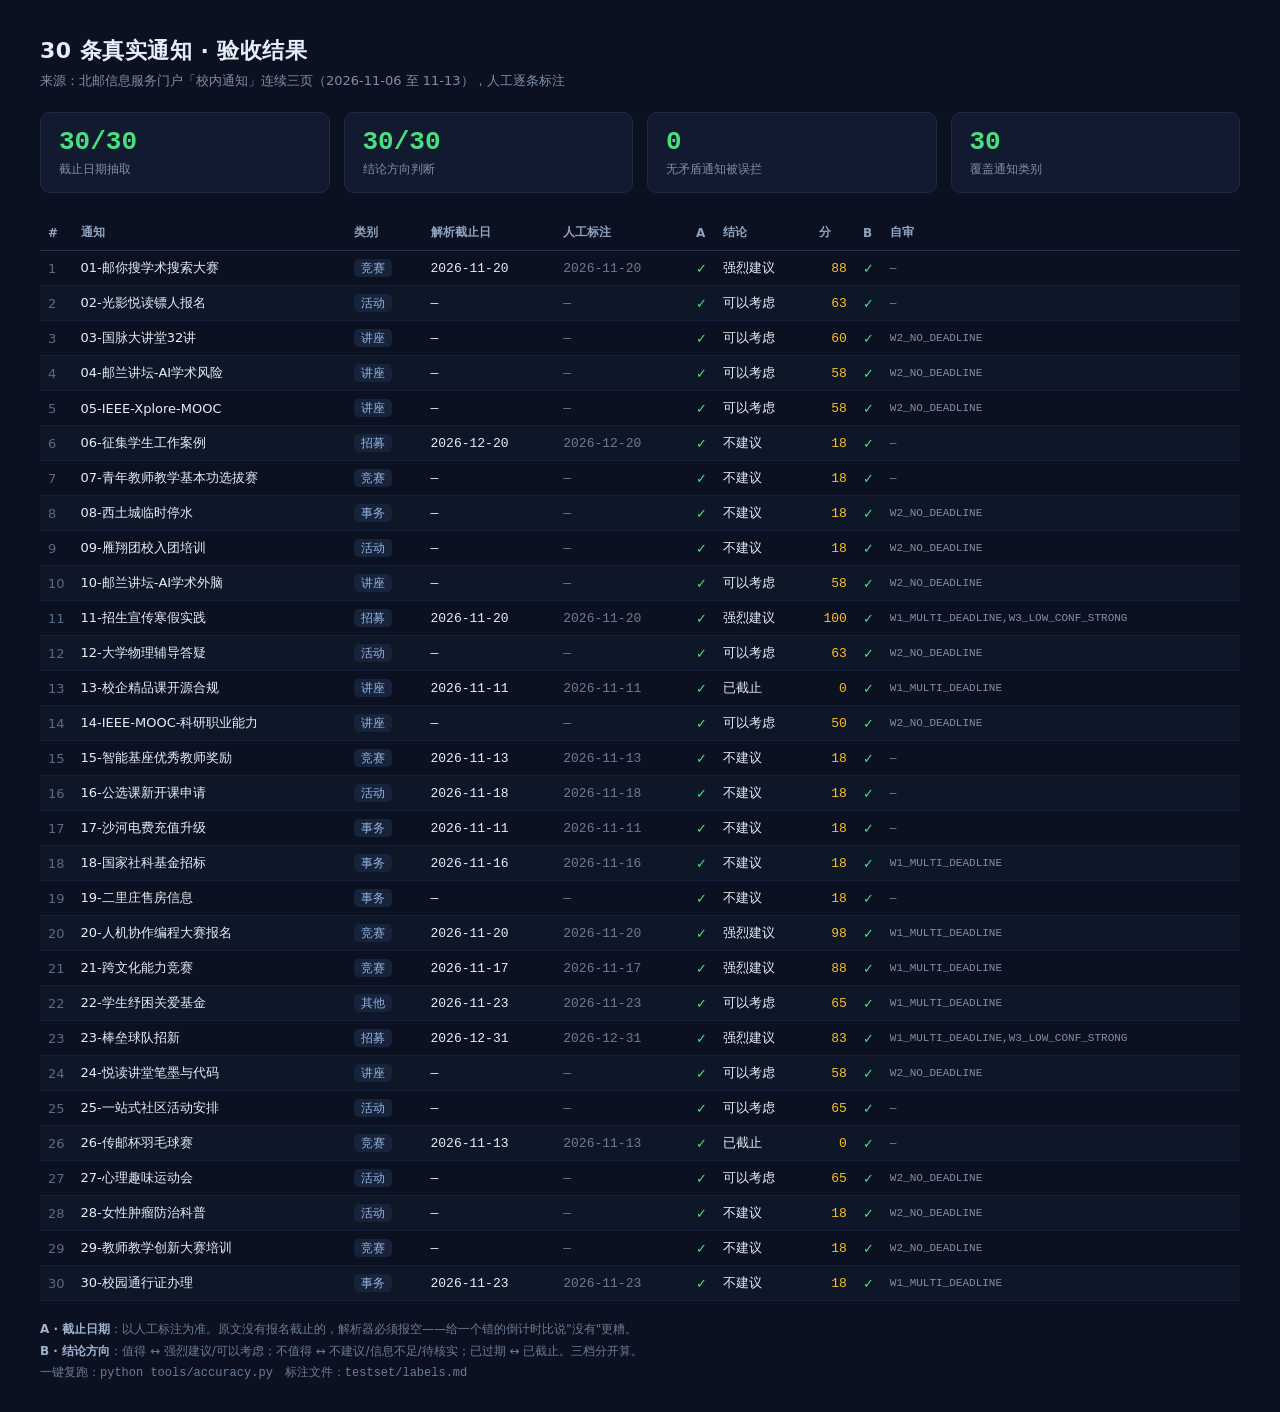
<file: docs/验收表.html>
<!DOCTYPE html>
<html lang="zh-CN"><head><meta charset="utf-8">
<title>通知雷达 · 30 条真实通知验收</title>
<style>
  * { box-sizing: border-box; }
  body { margin:0; padding:36px 40px 28px; background:#0b1120; color:#e6edf7;
         font-family:"Segoe UI","Microsoft YaHei",system-ui,sans-serif; }
  h1 { margin:0 0 6px; font-size:22px; letter-spacing:.5px; }
  .sub { color:#7f8ea6; font-size:13px; margin-bottom:22px; }
  .kpis { display:flex; gap:14px; margin-bottom:22px; }
  .kpi { flex:1; background:#111a2e; border:1px solid #1e2b45; border-radius:10px; padding:14px 18px; }
  .kpi .v { font-size:26px; font-weight:700; color:#4ade80; font-family:ui-monospace,Consolas,monospace; }
  .kpi .k { font-size:12px; color:#7f8ea6; margin-top:4px; }
  table { width:100%; border-collapse:collapse; font-size:13px; }
  thead th { text-align:left; padding:9px 8px; color:#8fa3c0; font-weight:600; font-size:12px;
             border-bottom:1px solid #24344f; white-space:nowrap; }
  tbody td { padding:8px; border-bottom:1px solid #16203a; vertical-align:middle; }
  tbody tr:nth-child(even) { background:#0e1728; }
  .n { color:#5a6b85; width:30px; }
  .name { max-width:300px; overflow:hidden; text-overflow:ellipsis; white-space:nowrap; }
  .mono { font-family:ui-monospace,Consolas,monospace; }
  .dim { color:#6b7c96; }
  .tag { background:#16233b; color:#93b4e0; border-radius:5px; padding:2px 7px; font-size:12px; }
  .mark { font-weight:700; text-align:center; width:26px; }
  .mark.ok { color:#4ade80; }
  .mark.bad { color:#f87171; }
  .worth { white-space:nowrap; }
  .score { text-align:right; color:#fbbf24; width:44px; }
  .critic { font-family:ui-monospace,Consolas,monospace; font-size:11px; color:#7f8ea6; }
  .foot { margin-top:18px; color:#6b7c96; font-size:12px; line-height:1.8; }
  .foot b { color:#9fb3d1; font-weight:600; }
</style></head>
<body>
  <h1>30 条真实通知 · 验收结果</h1>
  <div class="sub">来源：北邮信息服务门户「校内通知」连续三页（2026-11-06 至 11-13），人工逐条标注</div>

  <div class="kpis">
    <div class="kpi"><div class="v">30/30</div><div class="k">截止日期抽取</div></div>
    <div class="kpi"><div class="v">30/30</div><div class="k">结论方向判断</div></div>
    <div class="kpi"><div class="v">0</div><div class="k">无矛盾通知被误拦</div></div>
    <div class="kpi"><div class="v">30</div><div class="k">覆盖通知类别</div></div>
  </div>

  <table>
    <thead><tr>
      <th>#</th><th>通知</th><th>类别</th><th>解析截止日</th><th>人工标注</th>
      <th>A</th><th>结论</th><th>分</th><th>B</th><th>自审</th>
    </tr></thead>
    <tbody><tr>
      <td class="n">1</td>
      <td class="name">01-邮你搜学术搜索大赛</td>
      <td><span class="tag">竞赛</span></td>
      <td class="mono">2026-11-20</td>
      <td class="mono dim">2026-11-20</td>
      <td class="mark ok">✓</td>
      <td class="worth">强烈建议</td>
      <td class="mono score">88</td>
      <td class="mark ok">✓</td>
      <td class="critic">—</td>
    </tr>
<tr>
      <td class="n">2</td>
      <td class="name">02-光影悦读镖人报名</td>
      <td><span class="tag">活动</span></td>
      <td class="mono">—</td>
      <td class="mono dim">—</td>
      <td class="mark ok">✓</td>
      <td class="worth">可以考虑</td>
      <td class="mono score">63</td>
      <td class="mark ok">✓</td>
      <td class="critic">—</td>
    </tr>
<tr>
      <td class="n">3</td>
      <td class="name">03-国脉大讲堂32讲</td>
      <td><span class="tag">讲座</span></td>
      <td class="mono">—</td>
      <td class="mono dim">—</td>
      <td class="mark ok">✓</td>
      <td class="worth">可以考虑</td>
      <td class="mono score">60</td>
      <td class="mark ok">✓</td>
      <td class="critic">W2_NO_DEADLINE</td>
    </tr>
<tr>
      <td class="n">4</td>
      <td class="name">04-邮兰讲坛-AI学术风险</td>
      <td><span class="tag">讲座</span></td>
      <td class="mono">—</td>
      <td class="mono dim">—</td>
      <td class="mark ok">✓</td>
      <td class="worth">可以考虑</td>
      <td class="mono score">58</td>
      <td class="mark ok">✓</td>
      <td class="critic">W2_NO_DEADLINE</td>
    </tr>
<tr>
      <td class="n">5</td>
      <td class="name">05-IEEE-Xplore-MOOC</td>
      <td><span class="tag">讲座</span></td>
      <td class="mono">—</td>
      <td class="mono dim">—</td>
      <td class="mark ok">✓</td>
      <td class="worth">可以考虑</td>
      <td class="mono score">58</td>
      <td class="mark ok">✓</td>
      <td class="critic">W2_NO_DEADLINE</td>
    </tr>
<tr>
      <td class="n">6</td>
      <td class="name">06-征集学生工作案例</td>
      <td><span class="tag">招募</span></td>
      <td class="mono">2026-12-20</td>
      <td class="mono dim">2026-12-20</td>
      <td class="mark ok">✓</td>
      <td class="worth">不建议</td>
      <td class="mono score">18</td>
      <td class="mark ok">✓</td>
      <td class="critic">—</td>
    </tr>
<tr>
      <td class="n">7</td>
      <td class="name">07-青年教师教学基本功选拔赛</td>
      <td><span class="tag">竞赛</span></td>
      <td class="mono">—</td>
      <td class="mono dim">—</td>
      <td class="mark ok">✓</td>
      <td class="worth">不建议</td>
      <td class="mono score">18</td>
      <td class="mark ok">✓</td>
      <td class="critic">—</td>
    </tr>
<tr>
      <td class="n">8</td>
      <td class="name">08-西土城临时停水</td>
      <td><span class="tag">事务</span></td>
      <td class="mono">—</td>
      <td class="mono dim">—</td>
      <td class="mark ok">✓</td>
      <td class="worth">不建议</td>
      <td class="mono score">18</td>
      <td class="mark ok">✓</td>
      <td class="critic">W2_NO_DEADLINE</td>
    </tr>
<tr>
      <td class="n">9</td>
      <td class="name">09-雁翔团校入团培训</td>
      <td><span class="tag">活动</span></td>
      <td class="mono">—</td>
      <td class="mono dim">—</td>
      <td class="mark ok">✓</td>
      <td class="worth">不建议</td>
      <td class="mono score">18</td>
      <td class="mark ok">✓</td>
      <td class="critic">W2_NO_DEADLINE</td>
    </tr>
<tr>
      <td class="n">10</td>
      <td class="name">10-邮兰讲坛-AI学术外脑</td>
      <td><span class="tag">讲座</span></td>
      <td class="mono">—</td>
      <td class="mono dim">—</td>
      <td class="mark ok">✓</td>
      <td class="worth">可以考虑</td>
      <td class="mono score">58</td>
      <td class="mark ok">✓</td>
      <td class="critic">W2_NO_DEADLINE</td>
    </tr>
<tr>
      <td class="n">11</td>
      <td class="name">11-招生宣传寒假实践</td>
      <td><span class="tag">招募</span></td>
      <td class="mono">2026-11-20</td>
      <td class="mono dim">2026-11-20</td>
      <td class="mark ok">✓</td>
      <td class="worth">强烈建议</td>
      <td class="mono score">100</td>
      <td class="mark ok">✓</td>
      <td class="critic">W1_MULTI_DEADLINE,W3_LOW_CONF_STRONG</td>
    </tr>
<tr>
      <td class="n">12</td>
      <td class="name">12-大学物理辅导答疑</td>
      <td><span class="tag">活动</span></td>
      <td class="mono">—</td>
      <td class="mono dim">—</td>
      <td class="mark ok">✓</td>
      <td class="worth">可以考虑</td>
      <td class="mono score">63</td>
      <td class="mark ok">✓</td>
      <td class="critic">W2_NO_DEADLINE</td>
    </tr>
<tr>
      <td class="n">13</td>
      <td class="name">13-校企精品课开源合规</td>
      <td><span class="tag">讲座</span></td>
      <td class="mono">2026-11-11</td>
      <td class="mono dim">2026-11-11</td>
      <td class="mark ok">✓</td>
      <td class="worth">已截止</td>
      <td class="mono score">0</td>
      <td class="mark ok">✓</td>
      <td class="critic">W1_MULTI_DEADLINE</td>
    </tr>
<tr>
      <td class="n">14</td>
      <td class="name">14-IEEE-MOOC-科研职业能力</td>
      <td><span class="tag">讲座</span></td>
      <td class="mono">—</td>
      <td class="mono dim">—</td>
      <td class="mark ok">✓</td>
      <td class="worth">可以考虑</td>
      <td class="mono score">50</td>
      <td class="mark ok">✓</td>
      <td class="critic">W2_NO_DEADLINE</td>
    </tr>
<tr>
      <td class="n">15</td>
      <td class="name">15-智能基座优秀教师奖励</td>
      <td><span class="tag">竞赛</span></td>
      <td class="mono">2026-11-13</td>
      <td class="mono dim">2026-11-13</td>
      <td class="mark ok">✓</td>
      <td class="worth">不建议</td>
      <td class="mono score">18</td>
      <td class="mark ok">✓</td>
      <td class="critic">—</td>
    </tr>
<tr>
      <td class="n">16</td>
      <td class="name">16-公选课新开课申请</td>
      <td><span class="tag">活动</span></td>
      <td class="mono">2026-11-18</td>
      <td class="mono dim">2026-11-18</td>
      <td class="mark ok">✓</td>
      <td class="worth">不建议</td>
      <td class="mono score">18</td>
      <td class="mark ok">✓</td>
      <td class="critic">—</td>
    </tr>
<tr>
      <td class="n">17</td>
      <td class="name">17-沙河电费充值升级</td>
      <td><span class="tag">事务</span></td>
      <td class="mono">2026-11-11</td>
      <td class="mono dim">2026-11-11</td>
      <td class="mark ok">✓</td>
      <td class="worth">不建议</td>
      <td class="mono score">18</td>
      <td class="mark ok">✓</td>
      <td class="critic">—</td>
    </tr>
<tr>
      <td class="n">18</td>
      <td class="name">18-国家社科基金招标</td>
      <td><span class="tag">事务</span></td>
      <td class="mono">2026-11-16</td>
      <td class="mono dim">2026-11-16</td>
      <td class="mark ok">✓</td>
      <td class="worth">不建议</td>
      <td class="mono score">18</td>
      <td class="mark ok">✓</td>
      <td class="critic">W1_MULTI_DEADLINE</td>
    </tr>
<tr>
      <td class="n">19</td>
      <td class="name">19-二里庄售房信息</td>
      <td><span class="tag">事务</span></td>
      <td class="mono">—</td>
      <td class="mono dim">—</td>
      <td class="mark ok">✓</td>
      <td class="worth">不建议</td>
      <td class="mono score">18</td>
      <td class="mark ok">✓</td>
      <td class="critic">—</td>
    </tr>
<tr>
      <td class="n">20</td>
      <td class="name">20-人机协作编程大赛报名</td>
      <td><span class="tag">竞赛</span></td>
      <td class="mono">2026-11-20</td>
      <td class="mono dim">2026-11-20</td>
      <td class="mark ok">✓</td>
      <td class="worth">强烈建议</td>
      <td class="mono score">98</td>
      <td class="mark ok">✓</td>
      <td class="critic">W1_MULTI_DEADLINE</td>
    </tr>
<tr>
      <td class="n">21</td>
      <td class="name">21-跨文化能力竞赛</td>
      <td><span class="tag">竞赛</span></td>
      <td class="mono">2026-11-17</td>
      <td class="mono dim">2026-11-17</td>
      <td class="mark ok">✓</td>
      <td class="worth">强烈建议</td>
      <td class="mono score">88</td>
      <td class="mark ok">✓</td>
      <td class="critic">W1_MULTI_DEADLINE</td>
    </tr>
<tr>
      <td class="n">22</td>
      <td class="name">22-学生纾困关爱基金</td>
      <td><span class="tag">其他</span></td>
      <td class="mono">2026-11-23</td>
      <td class="mono dim">2026-11-23</td>
      <td class="mark ok">✓</td>
      <td class="worth">可以考虑</td>
      <td class="mono score">65</td>
      <td class="mark ok">✓</td>
      <td class="critic">W1_MULTI_DEADLINE</td>
    </tr>
<tr>
      <td class="n">23</td>
      <td class="name">23-棒垒球队招新</td>
      <td><span class="tag">招募</span></td>
      <td class="mono">2026-12-31</td>
      <td class="mono dim">2026-12-31</td>
      <td class="mark ok">✓</td>
      <td class="worth">强烈建议</td>
      <td class="mono score">83</td>
      <td class="mark ok">✓</td>
      <td class="critic">W1_MULTI_DEADLINE,W3_LOW_CONF_STRONG</td>
    </tr>
<tr>
      <td class="n">24</td>
      <td class="name">24-悦读讲堂笔墨与代码</td>
      <td><span class="tag">讲座</span></td>
      <td class="mono">—</td>
      <td class="mono dim">—</td>
      <td class="mark ok">✓</td>
      <td class="worth">可以考虑</td>
      <td class="mono score">58</td>
      <td class="mark ok">✓</td>
      <td class="critic">W2_NO_DEADLINE</td>
    </tr>
<tr>
      <td class="n">25</td>
      <td class="name">25-一站式社区活动安排</td>
      <td><span class="tag">活动</span></td>
      <td class="mono">—</td>
      <td class="mono dim">—</td>
      <td class="mark ok">✓</td>
      <td class="worth">可以考虑</td>
      <td class="mono score">65</td>
      <td class="mark ok">✓</td>
      <td class="critic">—</td>
    </tr>
<tr>
      <td class="n">26</td>
      <td class="name">26-传邮杯羽毛球赛</td>
      <td><span class="tag">竞赛</span></td>
      <td class="mono">2026-11-13</td>
      <td class="mono dim">2026-11-13</td>
      <td class="mark ok">✓</td>
      <td class="worth">已截止</td>
      <td class="mono score">0</td>
      <td class="mark ok">✓</td>
      <td class="critic">—</td>
    </tr>
<tr>
      <td class="n">27</td>
      <td class="name">27-心理趣味运动会</td>
      <td><span class="tag">活动</span></td>
      <td class="mono">—</td>
      <td class="mono dim">—</td>
      <td class="mark ok">✓</td>
      <td class="worth">可以考虑</td>
      <td class="mono score">65</td>
      <td class="mark ok">✓</td>
      <td class="critic">W2_NO_DEADLINE</td>
    </tr>
<tr>
      <td class="n">28</td>
      <td class="name">28-女性肿瘤防治科普</td>
      <td><span class="tag">活动</span></td>
      <td class="mono">—</td>
      <td class="mono dim">—</td>
      <td class="mark ok">✓</td>
      <td class="worth">不建议</td>
      <td class="mono score">18</td>
      <td class="mark ok">✓</td>
      <td class="critic">W2_NO_DEADLINE</td>
    </tr>
<tr>
      <td class="n">29</td>
      <td class="name">29-教师教学创新大赛培训</td>
      <td><span class="tag">竞赛</span></td>
      <td class="mono">—</td>
      <td class="mono dim">—</td>
      <td class="mark ok">✓</td>
      <td class="worth">不建议</td>
      <td class="mono score">18</td>
      <td class="mark ok">✓</td>
      <td class="critic">W2_NO_DEADLINE</td>
    </tr>
<tr>
      <td class="n">30</td>
      <td class="name">30-校园通行证办理</td>
      <td><span class="tag">事务</span></td>
      <td class="mono">2026-11-23</td>
      <td class="mono dim">2026-11-23</td>
      <td class="mark ok">✓</td>
      <td class="worth">不建议</td>
      <td class="mono score">18</td>
      <td class="mark ok">✓</td>
      <td class="critic">W1_MULTI_DEADLINE</td>
    </tr></tbody>
  </table>

  <div class="foot">
    <b>A · 截止日期</b>：以人工标注为准。原文没有报名截止的，解析器必须报空——给一个错的倒计时比说"没有"更糟。<br>
    <b>B · 结论方向</b>：值得 ↔ 强烈建议/可以考虑；不值得 ↔ 不建议/信息不足/待核实；已过期 ↔ 已截止。三档分开算。<br>
    一键复跑：<span class="mono">python tools/accuracy.py</span>　标注文件：<span class="mono">testset/labels.md</span>
  </div>
</body></html>
</file>
